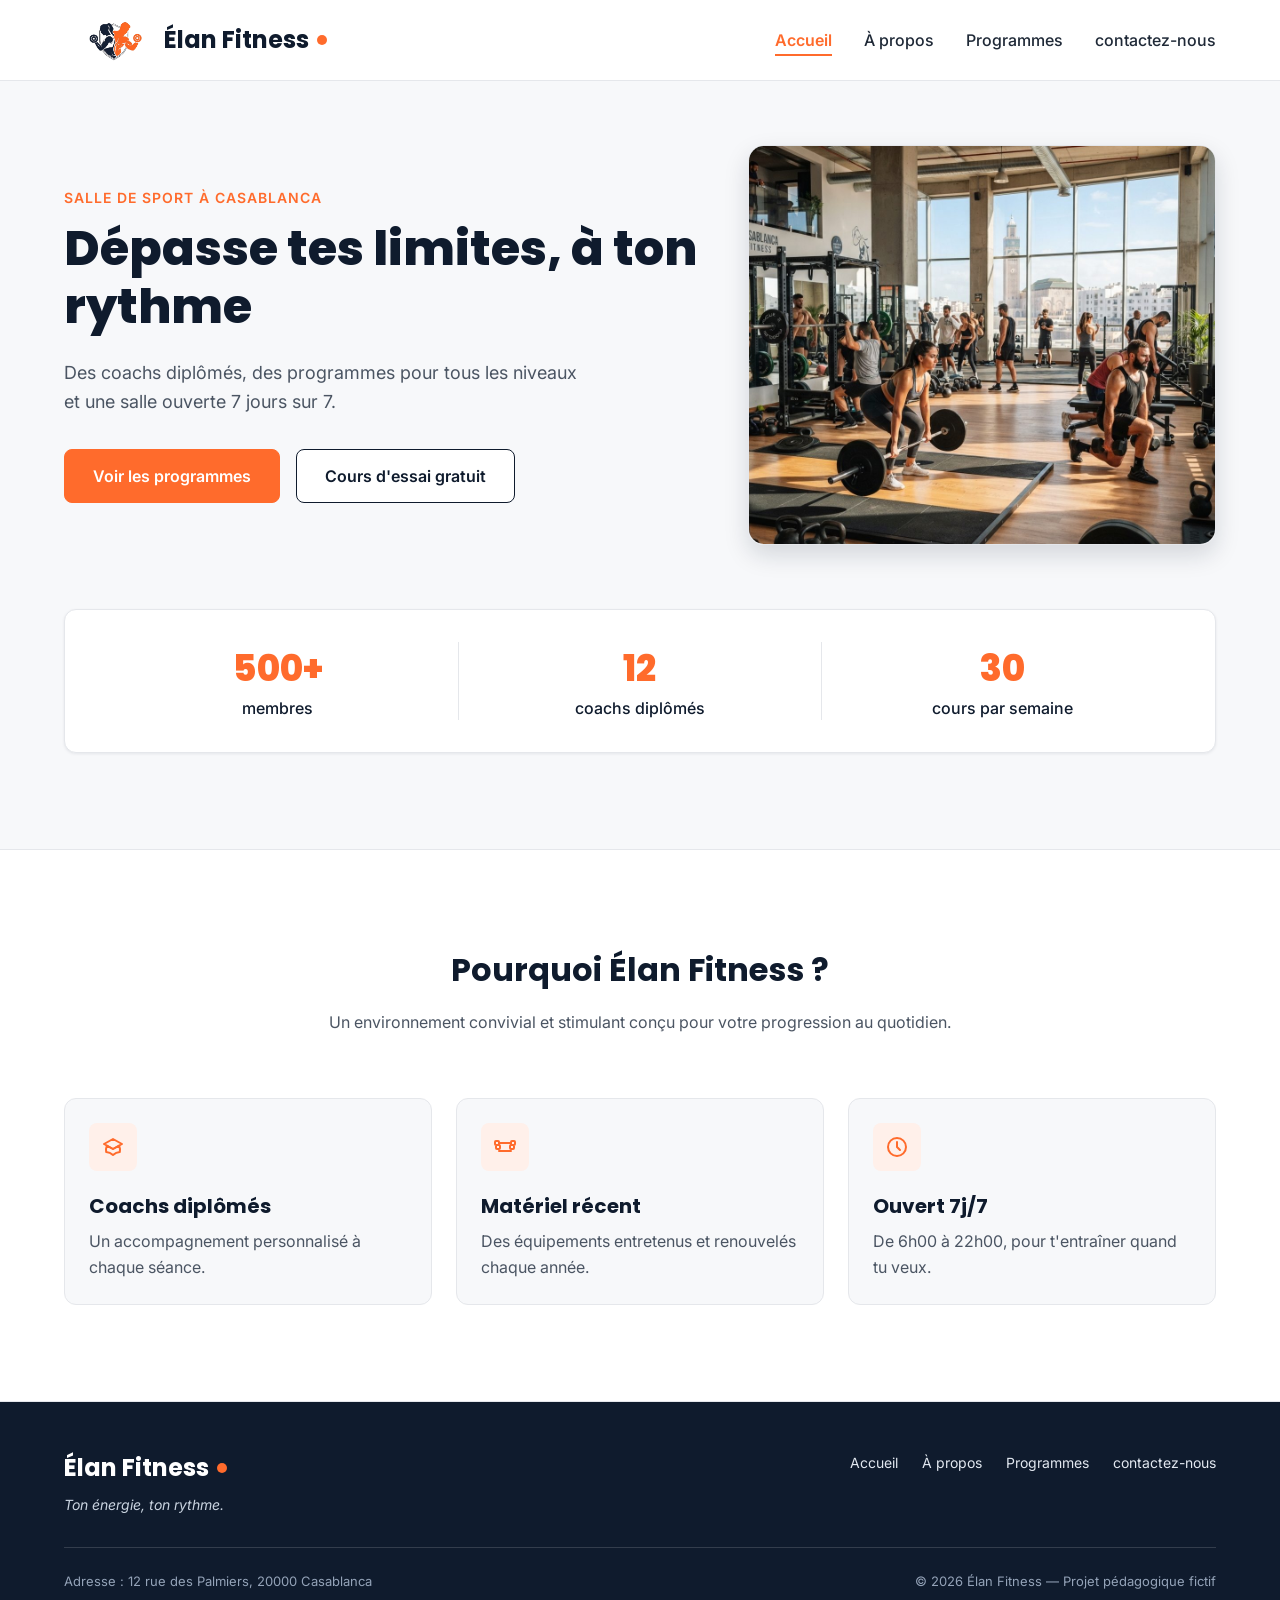
<file: index.html>
<!DOCTYPE html>
<html lang="fr">
<head>
  <meta charset="UTF-8">
  <meta name="viewport" content="width=device-width, initial-scale=1">
  <meta name="description" content="Élan Fitness, salle de sport à Casablanca : musculation, yoga, cardio et boxe fitness avec des coachs diplômés. Réservez votre cours d'essai gratuit.">
  <title>Élan Fitness | Salle de sport à Casablanca</title>

  <link rel="preconnect" href="https://fonts.googleapis.com">
  <link rel="preconnect" href="https://fonts.gstatic.com" crossorigin>
  <link href="https://fonts.googleapis.com/css2?family=Inter:wght@400;500;600&family=Poppins:wght@600;700;800&display=swap" rel="stylesheet">

  <link rel="stylesheet" href="style.css">

   <link rel="shortcut icon" href="img/logo.png" type="image/x-icon">

</head>

<body>

  <header class="en-tete">
    <div class="conteneur en-tete-contenu">
      
      <a href="index.html" class="logo"><img src="img/logo.png" id="logo" alt="logo">
        Élan Fitness</a>

      <nav aria-label="Navigation principale">
        <ul class="menu">
          <li><a href="index.html" class="lien-actif">Accueil</a></li>
          <li><a href="apropo.html">À propos</a></li>
          <li><a href="programms.html">Programmes</a></li>
          <li><a href="contact.html">contactez-nous</a></li>
        </ul>
      </nav>
    </div>
  </header>

  <main>

    <section id="accueil" class="hero">
      <div class="conteneur">

        <div class="hero-contenu">
          <div class="hero-texte">
            <p class="sur-titre">Salle de sport à Casablanca</p>
            <h1>Dépasse tes limites, à ton rythme</h1>
            <p class="hero-description">
              Des coachs diplômés, des programmes pour tous les niveaux et une salle ouverte 7 jours sur 7.
            </p>
            <div class="boutons">
              <a href="#programmes" class="bouton bouton-principal">Voir les programmes</a>
              <a href="#contact" class="bouton bouton-secondaire">Cours d'essai gratuit</a>
            </div>
          </div>

          <img class="hero-image" src="img/hero.jpg" alt="Des personnes s'entraînent dans une salle de sport lumineuse à Casablanca">
        </div>

        <div class="chiffres">
          <div class="chiffre">
            <p class="chiffre-nombre">500+</p>
            <p>membres</p>
          </div>
          <div class="chiffre">
            <p class="chiffre-nombre">12</p>
            <p>coachs diplômés</p>
          </div>
          <div class="chiffre">
            <p class="chiffre-nombre">30</p>
            <p>cours par semaine</p>
          </div>
        </div>

      </div>
    </section>

    <section class="section section-blanche">
      <div class="conteneur">

        <div class="section-titre">
          <h2>Pourquoi Élan Fitness ?</h2>
          <p>Un environnement convivial et stimulant conçu pour votre progression au quotidien.</p>
        </div>

        <div class="cartes">
          <article class="carte carte-avantage">
            <div class="icone"><img src="img/icone-coach.svg" alt=""></div>
            <h3>Coachs diplômés</h3>
            <p>Un accompagnement personnalisé à chaque séance.</p>
          </article>

          <article class="carte carte-avantage">
            <div class="icone"><img src="img/icone-materiel.svg" alt=""></div>
            <h3>Matériel récent</h3>
            <p>Des équipements entretenus et renouvelés chaque année.</p>
          </article>

          <article class="carte carte-avantage">
            <div class="icone"><img src="img/icone-horloge.svg" alt=""></div>
            <h3>Ouvert 7j/7</h3>
            <p>De 6h00 à 22h00, pour t'entraîner quand tu veux.</p>
          </article>
        </div>

      </div>
    </section>

    

    

  </main>

  <footer class="pied-de-page">
    <div class="conteneur">

      <div class="pied-haut">
        <div>
          <p class="logo logo-clair">Élan Fitness</p>
          <p class="slogan">Ton énergie, ton rythme.</p>
        </div>

        <nav aria-label="Navigation du pied de page">
          <ul class="menu menu-pied">
            <li><a href="index.html">Accueil</a></li>
            <li><a href="apropo.html">À propos</a></li>
            <li><a href="programms.html">Programmes</a></li>
             <li><a href="contact.html">contactez-nous</a></li>
          </ul>
        </nav>
      </div>

      <div class="pied-bas">
        <p>Adresse : 12 rue des Palmiers, 20000 Casablanca</p>
        <p>&copy; 2026 Élan Fitness — Projet pédagogique fictif</p>
      </div>

    </div>
  </footer>
</body>
</html>
</file>
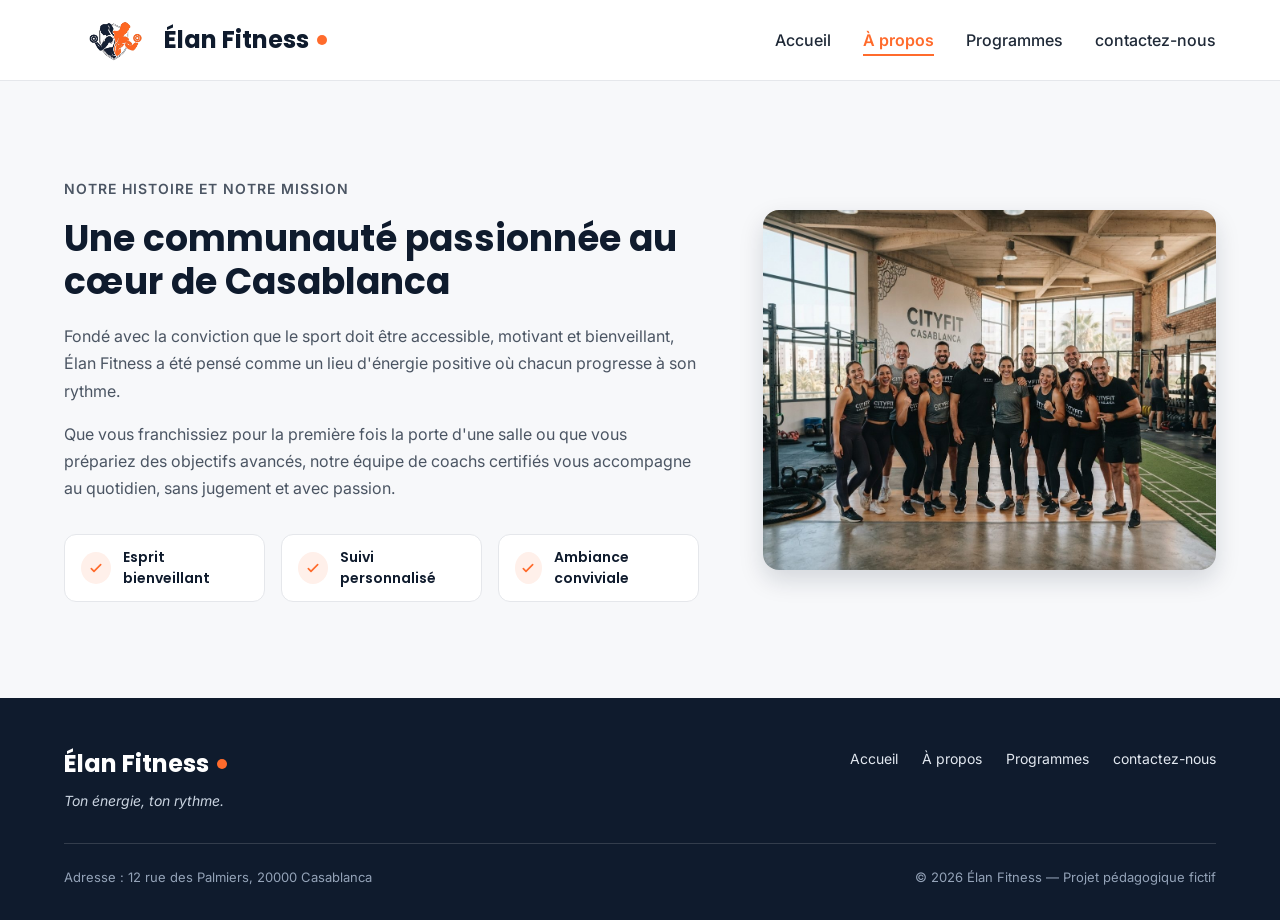
<file: apropo.html>
<!DOCTYPE html>
<html lang="en">
<head>
    <meta charset="UTF-8">
    <meta name="viewport" content="width=, initial-scale=1.0">
    <title>A propos</title>
    <link rel="preconnect" href="https://fonts.googleapis.com">
  <link rel="preconnect" href="https://fonts.gstatic.com" crossorigin>
  <link href="https://fonts.googleapis.com/css2?family=Inter:wght@400;500;600&family=Poppins:wght@600;700;800&display=swap" rel="stylesheet">

  <link rel="stylesheet" href="style.css">
<link rel="shortcut icon" href="img/logo.png" type="image/x-icon">
</head>
<body>
    <header class="en-tete">
    <div class="conteneur en-tete-contenu">
     <a href="index.html" class="logo"><img src="img/logo.png" id="logo" alt="logo">
        Élan Fitness</a>

      <nav aria-label="Navigation principale">
        <ul class="menu">
          <li><a href="index.html" >Accueil</a></li>
          <li><a href="apropo.html" class="lien-actif">À propos</a></li>
          <li><a href="programms.html">Programmes</a></li>
           <li><a href="contact.html">contactez-nous</a></li>
        </ul>
      </nav>
    </div>
  </header>

    <section id="a-propos" class="section">
      <div class="conteneur apropos-contenu">

        <div class="apropos-texte">
          <p class="sur-titre">Notre histoire et notre mission</p>
          <h2>Une communauté passionnée au cœur de Casablanca</h2>
          <p>
            Fondé avec la conviction que le sport doit être accessible, motivant et bienveillant,
            Élan Fitness a été pensé comme un lieu d'énergie positive où chacun progresse à son rythme.
          </p>
          <p>
            Que vous franchissiez pour la première fois la porte d'une salle ou que vous prépariez des
            objectifs avancés, notre équipe de coachs certifiés vous accompagne au quotidien, sans
            jugement et avec passion.
          </p>

          <ul class="valeurs">
            <li class="valeur">
              <div class="icone icone-petite"><img src="img/icone-check.svg" alt=""></div>
              <span>Esprit bienveillant</span>
            </li>
            <li class="valeur">
              <div class="icone icone-petite"><img src="img/icone-check.svg" alt=""></div>
              <span>Suivi personnalisé</span>
            </li>
            <li class="valeur">
              <div class="icone icone-petite"><img src="img/icone-check.svg" alt=""></div>
              <span>Ambiance conviviale</span>
            </li>
          </ul>
        </div>

        <img class="apropos-image" src="img/equipe.jpg" alt="L'équipe de coachs d'Élan Fitness réunie dans la salle">

      </div>
    </section>
    <footer class="pied-de-page">
    <div class="conteneur">

      <div class="pied-haut">
        <div>
          <p class="logo logo-clair">Élan Fitness</p>
          <p class="slogan">Ton énergie, ton rythme.</p>
        </div>

        <nav aria-label="Navigation du pied de page">
          <ul class="menu menu-pied">
            <li><a href="index.html">Accueil</a></li>
            <li><a href="apropo.html">À propos</a></li>
            <li><a href="programms.html">Programmes</a></li>
             <li><a href="contact.html">contactez-nous</a></li>
          </ul>
        </nav>
      </div>

      <div class="pied-bas">
        <p>Adresse : 12 rue des Palmiers, 20000 Casablanca</p>
        <p>&copy; 2026 Élan Fitness — Projet pédagogique fictif</p>
      </div>

    </div>
  </footer>

</body>
</html>
</file>
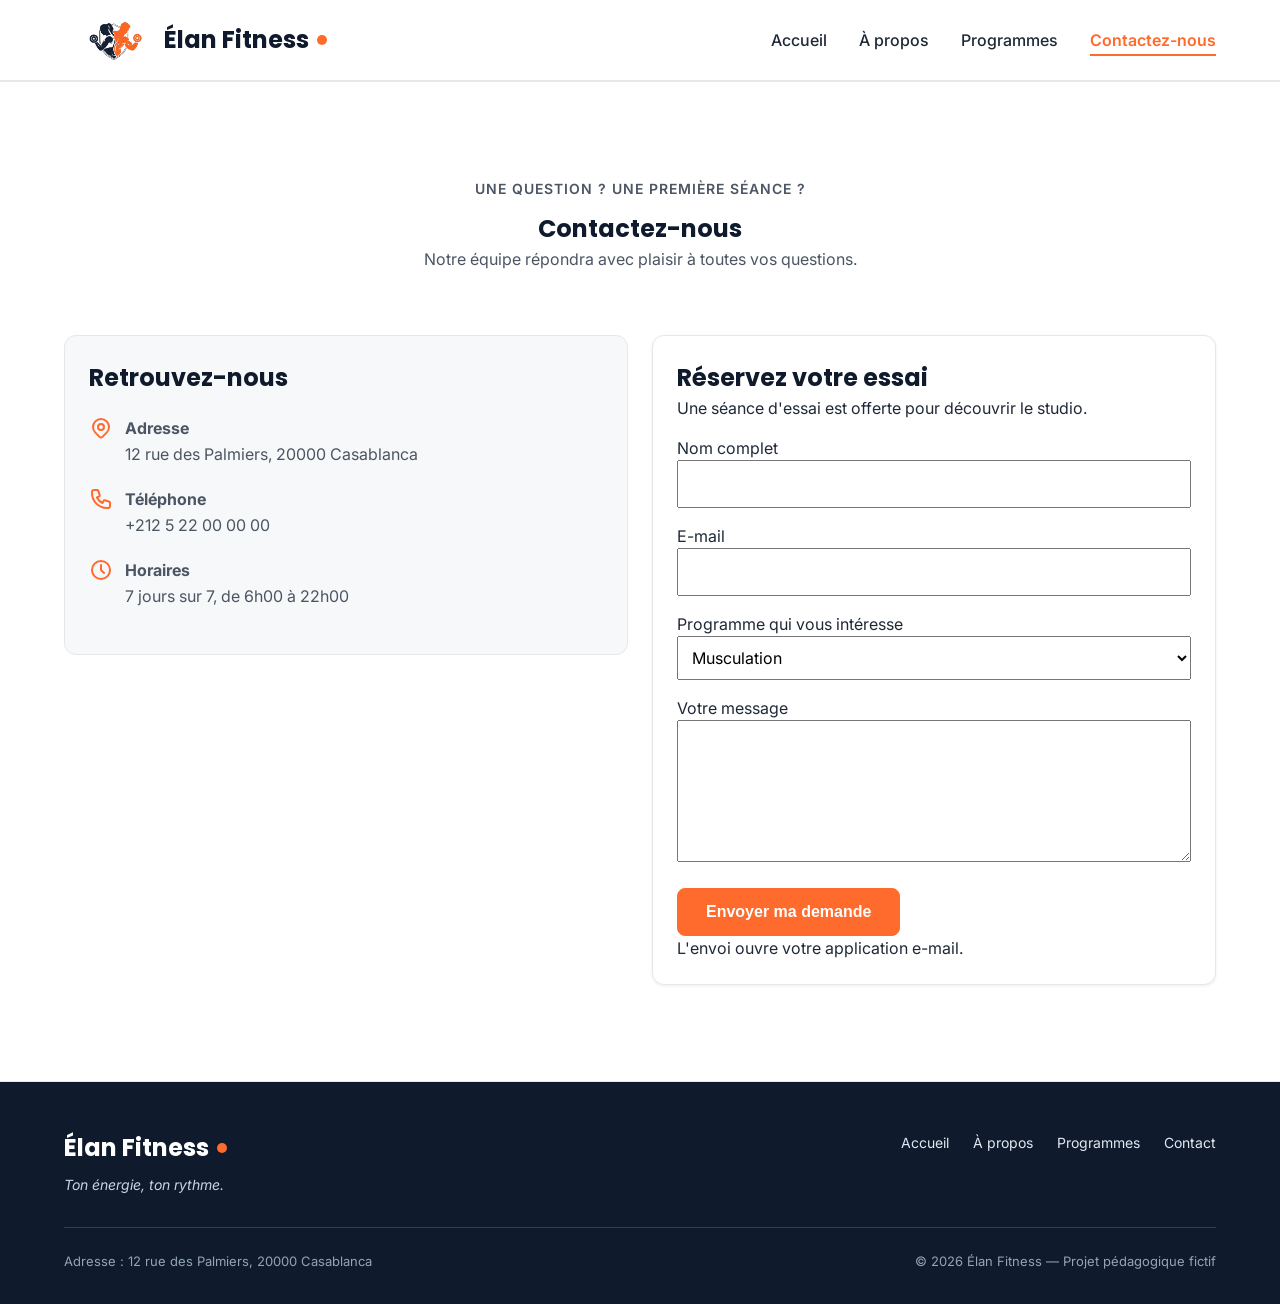
<file: contact.html>
<!DOCTYPE html>
<html lang="fr">
<head>
  <meta charset="UTF-8">
  <meta name="viewport" content="width=device-width, initial-scale=1">
  <meta name="description" content="Contactez Élan Fitness à Casablanca pour réserver un cours d'essai gratuit ou obtenir des informations.">
  <title>Contact | Élan Fitness</title>
  <link rel="preconnect" href="https://fonts.googleapis.com">
  <link rel="preconnect" href="https://fonts.gstatic.com" crossorigin>
  <link href="https://fonts.googleapis.com/css2?family=Inter:wght@400;500;600&family=Poppins:wght@600;700;800&display=swap" rel="stylesheet">
  <link rel="stylesheet" href="style.css">
<link rel="shortcut icon" href="img/logo.png" type="image/x-icon">
</head>
<body>

  <header class="en-tete">
    <div class="conteneur en-tete-contenu">
      <a href="index.html" class="logo"><img src="img/logo.png" id="logo" alt="logo">
        Élan Fitness</a>

      <nav aria-label="Navigation principale">
        <ul class="menu">
          <li><a href="index.html">Accueil</a></li>
          <li><a href="apropo.html">À propos</a></li>
          <li><a href="programms.html">Programmes</a></li>
          <li><a href="contact.html" class="lien-actif" aria-current="page">Contactez-nous</a></li>
        </ul>
      </nav>
    </div>
  </header>

  <main id="contenu">
    <section class="section section-blanche">
      <div class="conteneur">
        <div class="section-titre">
          <p class="sur-titre">Une question ? Une première séance ?</p>
          <h1>Contactez-nous</h1>
          <p>Notre équipe répondra avec plaisir à toutes vos questions.</p>
        </div>

        <div class="cartes contact-contenu">
          <section class="carte carte-avantage contact-infos">
            <h2>Retrouvez-nous</h2>
            <div class="contact-ligne">
              <img src="img/icone-pin.svg" alt="">
              <p><strong>Adresse</strong><br>12 rue des Palmiers, 20000 Casablanca</p>
            </div>
            <div class="contact-ligne">
              <img src="img/icone-telephone.svg" alt="">
              <p><strong>Téléphone</strong><br><a href="tel:+212522000000">+212 5 22 00 00 00</a></p>
            </div>
            <div class="contact-ligne">
              <img src="img/icone-horloge.svg" alt="">
              <p><strong>Horaires</strong><br>7 jours sur 7, de 6h00 à 22h00</p>
            </div>
          </section>

          <form class="carte formulaire-contact" method="post">
            <h2>Réservez votre essai</h2>
            <p>Une séance d'essai est offerte pour découvrir le studio.</p>

            <label for="nom">Nom complet</label>
            <input id="nom" name="nom" required autocomplete="name">

            <label for="email">E-mail</label>
            <input id="email" name="email" type="email" required autocomplete="email">

            <label for="programme">Programme qui vous intéresse</label>
            <select id="programme" name="programme">
              <option>Musculation</option>
              <option>Yoga</option>
              <option>Cardio training</option>
              <option>Boxe fitness</option>
              <option>Je ne sais pas encore</option>
            </select>

            <label for="message">Votre message</label>
            <textarea id="message" name="message" rows="5"></textarea>

            <button type="submit" class="bouton bouton-principal">Envoyer ma demande</button>
            <p>L'envoi ouvre votre application e-mail.</p>
          </form>
        </div>
      </div>
    </section>
  </main>

  <footer class="pied-de-page">
    <div class="conteneur">
      <div class="pied-haut">
        <div>
          <p class="logo logo-clair">Élan Fitness</p>
          <p class="slogan">Ton énergie, ton rythme.</p>
        </div>
        <nav aria-label="Navigation du pied de page">
          <ul class="menu menu-pied">
            <li><a href="index.html">Accueil</a></li>
            <li><a href="apropo.html">À propos</a></li>
            <li><a href="programms.html">Programmes</a></li>
            <li><a href="contact.html">Contact</a></li>
          </ul>
        </nav>
      </div>
      <div class="pied-bas">
        <p>Adresse : 12 rue des Palmiers, 20000 Casablanca</p>
        <p>© 2026 Élan Fitness — Projet pédagogique fictif</p>
      </div>
    </div>
  </footer>
</body>
</html>
</file>
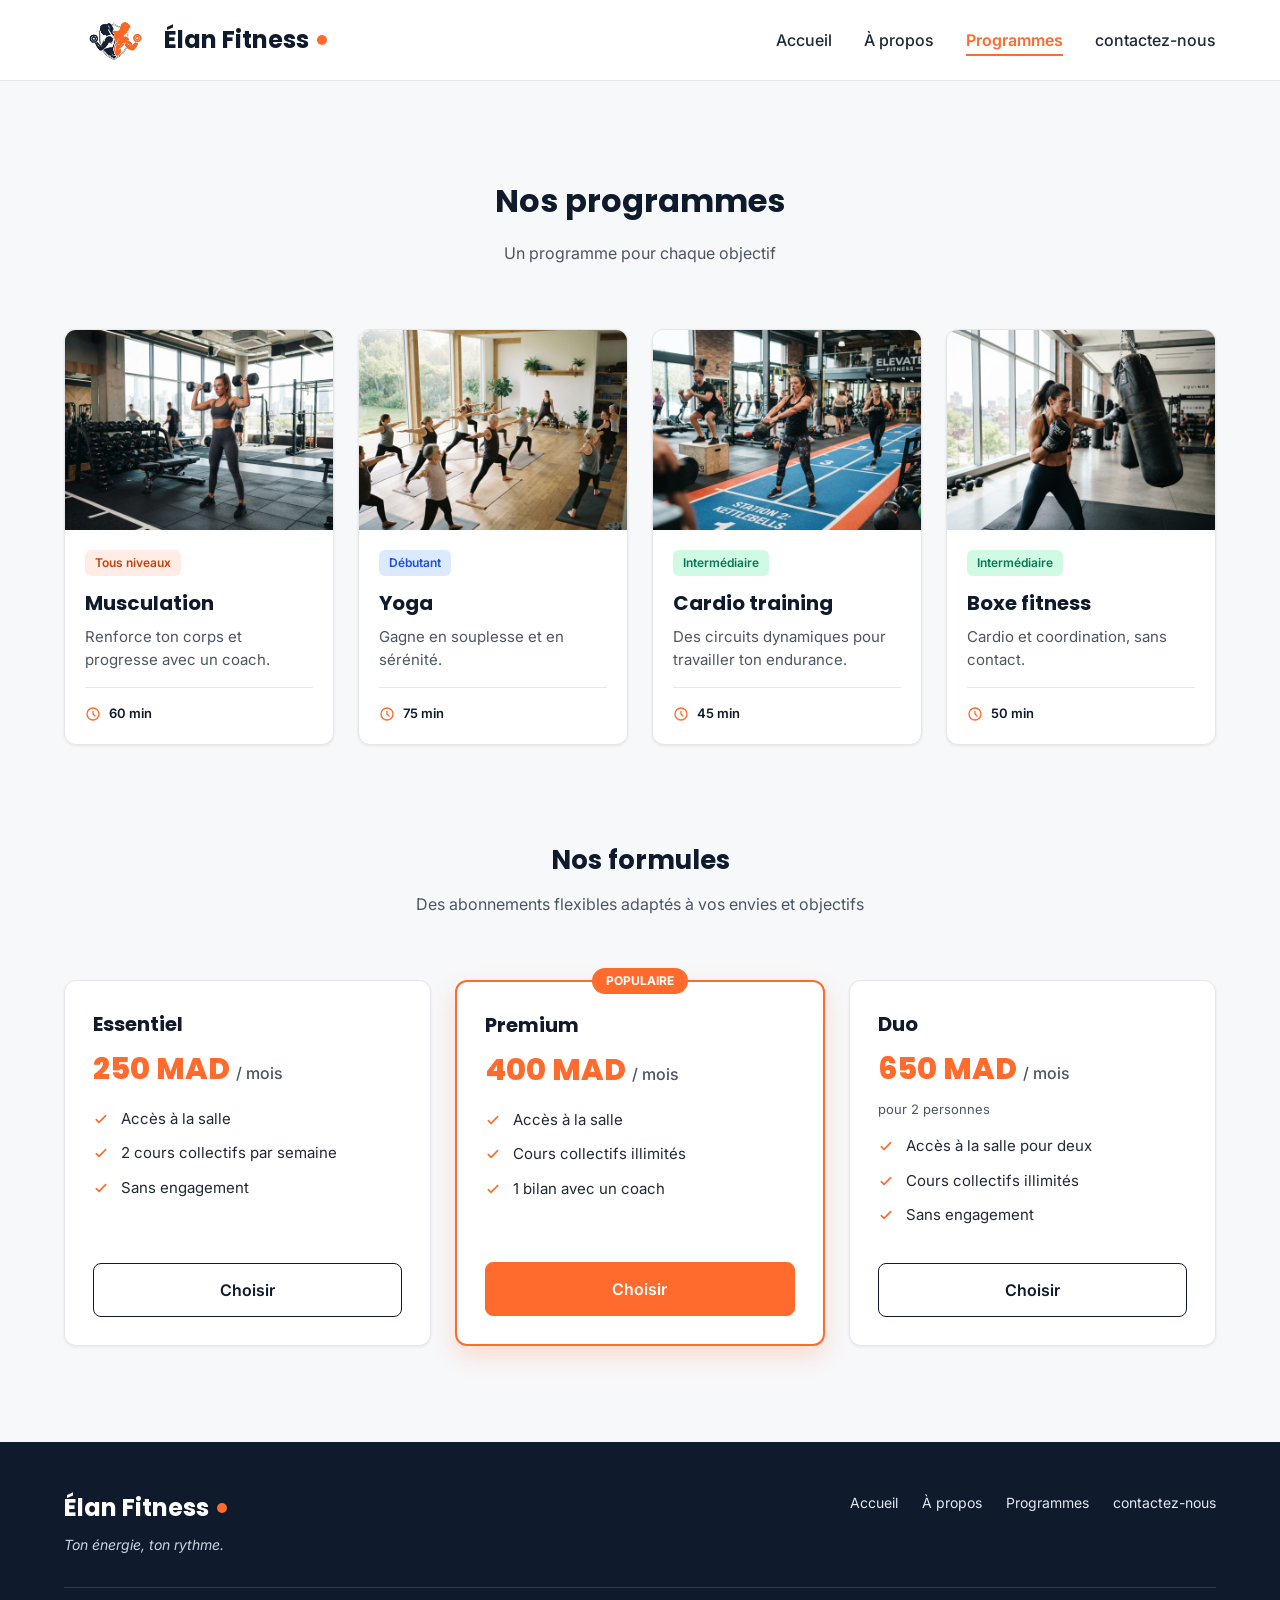
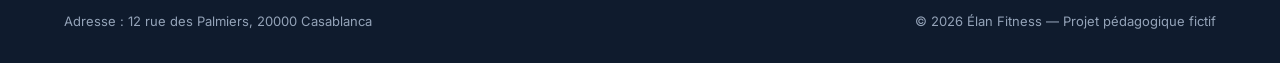
<file: programms.html>
<!DOCTYPE html>
<html lang="en">
<head>
    <meta charset="UTF-8">
    <meta name="viewport" content="width=device-width, initial-scale=1.0">
    <title>Programmes</title>
    <link rel="preconnect" href="https://fonts.googleapis.com">
  <link rel="preconnect" href="https://fonts.gstatic.com" crossorigin>
  <link href="https://fonts.googleapis.com/css2?family=Inter:wght@400;500;600&family=Poppins:wght@600;700;800&display=swap" rel="stylesheet">

  <link rel="stylesheet" href="style.css">
<link rel="shortcut icon" href="img/logo.png" type="image/x-icon">
</head>
<body>
    <header class="en-tete">
    <div class="conteneur en-tete-contenu">
      <a href="index.html" class="logo"><img src="img/logo.png" id="logo" alt="logo">
        Élan Fitness</a>

      <nav aria-label="Navigation principale">
        <ul class="menu">
          <li><a href="index.html" >Accueil</a></li>
          <li><a href="apropo.html">À propos</a></li>
          <li><a href="programms.html" class="lien-actif">Programmes</a></li>
           <li><a href="contact.html">contactez-nous</a></li>
        </ul>
      </nav>
    </div>
  </header>
    <section id="programmes" class="section">
      <div class="conteneur">

        <div class="section-titre">
          <h2>Nos programmes</h2>
          <p>Un programme pour chaque objectif</p>
        </div>

        <div class="cartes">

          <article class="carte carte-programme">
            <img src="img/musculation.jpg" alt="Une sportive soulève des haltères dans l'espace musculation">
            <div class="programme-corps">
              <span class="etiquette etiquette-orange">Tous niveaux</span>
              <h3>Musculation</h3>
              <p>Renforce ton corps et progresse avec un coach.</p>
              <p class="duree"><img src="img/icone-duree.svg" alt="">60 min</p>
            </div>
          </article>

          <article class="carte carte-programme">
            <img src="img/yoga.jpg" alt="Un groupe pratique le yoga sur des tapis dans une salle lumineuse">
            <div class="programme-corps">
              <span class="etiquette etiquette-bleue">Débutant</span>
              <h3>Yoga</h3>
              <p>Gagne en souplesse et en sérénité.</p>
              <p class="duree"><img src="img/icone-duree.svg" alt="">75 min</p>
            </div>
          </article>

          <article class="carte carte-programme">
            <img src="img/cardio.jpg" alt="Des sportifs suivent un circuit de cardio training avec des kettlebells">
            <div class="programme-corps">
              <span class="etiquette etiquette-verte">Intermédiaire</span>
              <h3>Cardio training</h3>
              <p>Des circuits dynamiques pour travailler ton endurance.</p>
              <p class="duree"><img src="img/icone-duree.svg" alt="">45 min</p>
            </div>
          </article>

          <article class="carte carte-programme">
            <img src="img/boxe.jpg" alt="Une sportive frappe un sac de frappe pendant un cours de boxe fitness">
            <div class="programme-corps">
              <span class="etiquette etiquette-verte">Intermédiaire</span>
              <h3>Boxe fitness</h3>
              <p>Cardio et coordination, sans contact.</p>
              <p class="duree"><img src="img/icone-duree.svg" alt="">50 min</p>
            </div>
          </article>

        </div>

        <div class="formules">

          <div class="section-titre">
            <h3>Nos formules</h3>
            <p>Des abonnements flexibles adaptés à vos envies et objectifs</p>
          </div>

          <div class="cartes">

            <article class="carte formule">
              <h4>Essentiel</h4>
              <p class="prix">250 MAD <span>/ mois</span></p>
              <ul class="formule-liste">
                <li>Accès à la salle</li>
                <li>2 cours collectifs par semaine</li>
                <li>Sans engagement</li>
              </ul>
              <a href="#contact" class="bouton bouton-secondaire">Choisir</a>
            </article>

            <article class="carte formule formule-populaire">
              <p class="badge-populaire">Populaire</p>
              <h4>Premium</h4>
              <p class="prix">400 MAD <span>/ mois</span></p>
              <ul class="formule-liste">
                <li>Accès à la salle</li>
                <li>Cours collectifs illimités</li>
                <li>1 bilan avec un coach</li>
              </ul>
              <a href="#contact" class="bouton bouton-principal">Choisir</a>
            </article>

            <article class="carte formule">
              <h4>Duo</h4>
              <p class="prix">650 MAD <span>/ mois</span></p>
              <p class="prix-note">pour 2 personnes</p>
              <ul class="formule-liste">
                <li>Accès à la salle pour deux</li>
                <li>Cours collectifs illimités</li>
                <li>Sans engagement</li>
              </ul>
              <a href="#contact" class="bouton bouton-secondaire">Choisir</a>
            </article>

          </div>
        </div>

      </div>
    </section>
    <footer class="pied-de-page">
    <div class="conteneur">

      <div class="pied-haut">
        <div>
          <p class="logo logo-clair">Élan Fitness</p>
          <p class="slogan">Ton énergie, ton rythme.</p>
        </div>

        <nav aria-label="Navigation du pied de page">
          <ul class="menu menu-pied">
            <li><a href="index.html">Accueil</a></li>
            <li><a href="apropo.html">À propos</a></li>
            <li><a href="programms.html">Programmes</a></li>
             <li><a href="contact.html">contactez-nous</a></li>
          </ul>
        </nav>
      </div>

      <div class="pied-bas">
        <p>Adresse : 12 rue des Palmiers, 20000 Casablanca</p>
        <p>&copy; 2026 Élan Fitness — Projet pédagogique fictif</p>
      </div>

    </div>
  </footer>

</body>
</html>
</file>
<file: style.css>
* {
  box-sizing: border-box;
  margin: 0;
  padding: 0;
}

html {
  scroll-behavior: smooth;
}

body {
  font-family: 'Inter', Arial, sans-serif;
  font-size: 16px;
  line-height: 1.5;
  color: #1F2937;
  background-color: #F7F8FA;
}

h1, h2, h3, h4 {
  font-family: 'Poppins', Arial, sans-serif;
  color: #0F1B2D;
}

a {
  color: inherit;
  text-decoration: none;
}

ul {
  list-style: none;
}

img {
  display: block;
  max-width: 100%;
}

a:focus-visible,
button:focus-visible {
  outline: 3px solid #FF6B2C;
  outline-offset: 2px;
}

.conteneur {
  width: 100%;
  max-width: 1200px;
  margin: 0 auto;
  padding: 0 24px;
}

.section {
  padding: 96px 0;
}

.section-blanche {
  background-color: #FFFFFF;
  border-top: 1px solid #E5E7EB;
  border-bottom: 1px solid #E5E7EB;
}

.section-titre {
  max-width: 640px;
  margin: 0 auto 64px;
  text-align: center;
}

.section-titre h2 {
  font-size: 32px;
  margin-bottom: 16px;
}

.section-titre h3 {
  font-size: 26px;
  margin-bottom: 12px;
}

.section-titre p {
  color: #4B5563;
}

.sur-titre {
  font-size: 14px;
  font-weight: 600;
  color: #FF6B2C;
  text-transform: uppercase;
  letter-spacing: 1px;
  margin-bottom: 12px;
}

.bouton {
  display: inline-block;
  padding: 14px 28px;
  border-radius: 8px;
  font-size: 16px;
  font-weight: 600;
  text-align: center;
  cursor: pointer;
}

.bouton-principal {
  background-color: #FF6B2C;
  border: 1px solid #FF6B2C;
  color: #FFFFFF;
}

.bouton-principal:hover {
  background-color: #F05817;
}

.bouton-secondaire {
  background-color: #FFFFFF;
  border: 1px solid #0F1B2D;
  color: #0F1B2D;
}

.bouton-secondaire:hover {
  background-color: #F3F4F6;
}

.cartes {
  display: flex;
  gap: 24px;
}

.carte {
  flex: 1;
  background-color: #FFFFFF;
  border: 1px solid #E5E7EB;
  border-radius: 12px;
  box-shadow: 0 1px 3px rgba(15, 27, 45, 0.08);
}

.icone {
  width: 48px;
  height: 48px;
  background-color: #FFF0EA;
  border-radius: 8px;
  display: flex;
  align-items: center;
  justify-content: center;
}

.icone img {
  width: 24px;
  height: 24px;
}

.icone-petite {
  width: 32px;
  height: 32px;
  border-radius: 50%;
}

.icone-petite img {
  width: 16px;
  height: 16px;
}

.en-tete {
  position: sticky;
  top: 0;
  z-index: 10;
  background-color: #FFFFFF;
  border-bottom: 1px solid #E5E7EB;
}

.en-tete-contenu {
  height: 80px;
  display: flex;
  align-items: center;
  justify-content: space-between;
}

.logo {
  display: flex;
  align-items: center;
  font-family: 'Poppins', Arial, sans-serif;
  font-size: 24px;
  font-weight: 700;
  color: #0F1B2D;
  
}

.logo::after {
  content: "";
  width: 10px;
  height: 10px;
  margin-left: 8px;
  background-color: #FF6B2C;
  border-radius: 50%;
}

.menu {
  display: flex;
  gap: 32px;
}

.menu a {
  font-weight: 500;
  padding-bottom: 4px;
  border-bottom: 2px solid transparent;
}

.menu a:hover {
  color: #FF6B2C;
}

.menu .lien-actif {
  color: #FF6B2C;
  font-weight: 600;
  border-bottom-color: #FF6B2C;
}

.hero {
  padding: 64px 0 96px;
}

.hero-contenu {
  display: flex;
  align-items: center;
  gap: 32px;
}

.hero-texte {
  flex: 7;
}

.hero-texte h1 {
  font-size: 48px;
  font-weight: 800;
  line-height: 1.2;
  margin-bottom: 24px;
}

.hero-description {
  max-width: 520px;
  font-size: 18px;
  line-height: 1.6;
  color: #4B5563;
  margin-bottom: 32px;
}

.boutons {
  display: flex;
  flex-wrap: wrap;
  gap: 16px;
}

.hero-image {
  flex: 5;
  min-width: 0;
  height: 400px;
  object-fit: cover;
  border-radius: 16px;
  border: 1px solid #E5E7EB;
  box-shadow: 0 10px 25px rgba(15, 27, 45, 0.15);
}

.chiffres {
  display: flex;
  margin-top: 64px;
  padding: 32px;
  background-color: #FFFFFF;
  border: 1px solid #E5E7EB;
  border-radius: 12px;
  box-shadow: 0 1px 3px rgba(15, 27, 45, 0.08);
}

.chiffre {
  flex: 1;
  text-align: center;
  font-weight: 500;
  color: #0F1B2D;
}

.chiffre + .chiffre {
  border-left: 1px solid #E5E7EB;
}

.chiffre-nombre {
  font-family: 'Poppins', Arial, sans-serif;
  font-size: 36px;
  font-weight: 800;
  color: #FF6B2C;
}

.carte-avantage {
  padding: 24px;
  background-color: #F7F8FA;
  box-shadow: none;
}

.carte-avantage .icone {
  margin-bottom: 20px;
}

.carte-avantage h3 {
  font-size: 20px;
  margin-bottom: 8px;
}

.carte-avantage p {
  color: #4B5563;
  line-height: 1.6;
}

.apropos-contenu {
  display: flex;
  align-items: center;
  gap: 64px;
}

.apropos-texte {
  flex: 7;
}

.apropos-texte h2 {
  font-size: 36px;
  line-height: 1.2;
  margin-bottom: 20px;
}

.apropos-texte p {
  color: #4B5563;
  line-height: 1.7;
  margin-bottom: 16px;
}

.valeurs {
  display: flex;
  gap: 16px;
  margin-top: 32px;
}

.valeur {
  flex: 1;
  display: flex;
  align-items: center;
  gap: 12px;
  padding: 12px 16px;
  background-color: #FFFFFF;
  border: 1px solid #E5E7EB;
  border-radius: 12px;
  font-family: 'Poppins', Arial, sans-serif;
  font-size: 14px;
  font-weight: 600;
  color: #0F1B2D;
}

.apropos-image {
  flex: 5;
  min-width: 0;
  height: 360px;
  object-fit: cover;
  border-radius: 16px;
  box-shadow: 0 10px 25px rgba(15, 27, 45, 0.15);
}

.carte-programme {
  display: flex;
  flex-direction: column;
  overflow: hidden;
}

.carte-programme > img {
  width: 100%;
  height: 200px;
  object-fit: cover;
}

.programme-corps {
  flex: 1;
  display: flex;
  flex-direction: column;
  padding: 20px;
}

.programme-corps h3 {
  font-size: 20px;
  margin-bottom: 8px;
}

.programme-corps p {
  font-size: 15px;
  color: #4B5563;
}

.etiquette {
  align-self: flex-start;
  padding: 4px 10px;
  margin-bottom: 12px;
  border-radius: 6px;
  font-size: 12px;
  font-weight: 600;
}

.etiquette-orange {
  background-color: #FFEDE5;
  color: #C2410C;
}

.etiquette-bleue {
  background-color: #DBEAFE;
  color: #1D4ED8;
}

.etiquette-verte {
  background-color: #D1FAE5;
  color: #047857;
}

.programme-corps .duree {
  display: flex;
  align-items: center;
  gap: 8px;
  margin-top: auto;
  padding-top: 16px;
  border-top: 1px solid #E5E7EB;
  font-size: 13px;
  font-weight: 600;
  color: #0F1B2D;
}

.programme-corps h3 + p {
  margin-bottom: 16px;
}

.duree img {
  width: 16px;
  height: 16px;
}

.formules {
  margin-top: 96px;
}

.formule {
  position: relative;
  display: flex;
  flex-direction: column;
  padding: 28px;
}

.formule h4 {
  font-size: 20px;
}

.prix {
  margin: 8px 0 16px;
  font-family: 'Poppins', Arial, sans-serif;
  font-size: 30px;
  font-weight: 800;
  color: #FF6B2C;
}

.prix span {
  font-family: 'Inter', Arial, sans-serif;
  font-size: 16px;
  font-weight: 500;
  color: #4B5563;
}

.prix-note {
  margin: -8px 0 16px;
  font-size: 13px;
  color: #4B5563;
}

.formule-liste {
  flex: 1;
  margin-bottom: 24px;
}

.formule-liste li {
  padding-left: 28px;
  margin-bottom: 12px;
  font-size: 15px;
  background-image: url('img/icone-check.svg');
  background-repeat: no-repeat;
  background-position: left center;
  background-size: 16px;
}

.formule .bouton {
  display: block;
}

.formule-populaire {
  border: 2px solid #FF6B2C;
  box-shadow: 0 10px 25px rgba(255, 107, 44, 0.2);
}

.badge-populaire {
  position: absolute;
  top: -14px;
  left: 50%;
  transform: translateX(-50%);
  padding: 4px 14px;
  background-color: #FF6B2C;
  border-radius: 999px;
  font-size: 12px;
  font-weight: 700;
  text-transform: uppercase;
  color: #FFFFFF;
}

.pied-de-page {
  padding: 48px 0 32px;
  background-color: #0F1B2D;
  color: #FFFFFF;
}

.pied-haut {
  display: flex;
  justify-content: space-between;
  align-items: flex-start;
  padding-bottom: 32px;
  border-bottom: 1px solid rgba(255, 255, 255, 0.15);
}

.logo-clair {
  color: #FFFFFF;
}

.slogan {
  margin-top: 8px;
  font-size: 14px;
  font-style: italic;
  color: #CBD5E1;
}

.menu-pied {
  gap: 24px;
}

.menu-pied a {
  font-size: 14px;
  font-weight: 400;
  color: #E2E8F0;
}

.pied-bas {
  display: flex;
  justify-content: space-between;
  margin-top: 24px;
  font-size: 13px;
  color: #94A3B8;
}
.contact-contenu { 
  align-items: flex-start; 
}
.contact-infos, .formulaire-contact { 
  padding: 24px; 
}
.contact-ligne { 
  display: flex;
  gap: 12px;
   margin: 20px 0;
}
.contact-ligne img {
  width: 24px;
  height: 24px;
}
.formulaire-contact label {
  display: block;
  margin-top: 16px;
}
.formulaire-contact input, .formulaire-contact select, .formulaire-contact textarea {
  width: 100%; 
  padding: 10px; 
  font: inherit;
}
.formulaire-contact button { 
  margin-top: 20px; 
} 
#logo{
  width: 100px;
}



@media (max-width: 992px) {
  .conteneur {
    padding-left: 20px;
    padding-right: 20px;
  }

  .menu {
    gap: 18px;
  }

  .hero-contenu,
  .apropos-contenu {
    gap: 28px;
  }

  .hero-texte h1 {
    font-size: 40px;
  }

  .apropos-texte h2 {
    font-size: 30px;
  }

  .cartes {
    flex-wrap: wrap;
  }

  .cartes > .carte {
    flex: 1 1 calc(50% - 24px);
    min-width: 240px;
  }

  .valeurs {
    flex-wrap: wrap;
  }

  .valeur {
    min-width: 180px;
  }
}

/* Téléphones et petites tablettes */
@media (max-width: 768px) {
  .section {
    padding: 56px 0;
  }

  .section-titre {
    margin-bottom: 36px;
  }

  .section-titre h2 {
    font-size: 28px;
  }

  /* En-tête et navigation */
  .en-tete-contenu {
    height: auto;
    min-height: 80px;
    padding-top: 14px;
    padding-bottom: 14px;
    flex-direction: column;
    justify-content: center;
    gap: 14px;
  }

  .logo {
    font-size: 22px;
  }

  #logo {
    width: 72px;
  }

  .menu {
    justify-content: center;
    flex-wrap: wrap;
    gap: 10px 18px;
  }

  .menu a {
    font-size: 14px;
  }

  /* Accueil */
  .hero {
    padding: 44px 0 56px;
  }

  .hero-contenu,
  .apropos-contenu {
    flex-direction: column;
    align-items: stretch;
  }

  .hero-texte h1 {
    font-size: clamp(32px, 7vw, 40px);
  }

  .hero-description {
    font-size: 16px;
  }

  .hero-image,
  .apropos-image {
    width: 100%;
    height: 280px;
  }

  .boutons {
    flex-direction: column;
    align-items: stretch;
  }

  .boutons .bouton {
    width: 100%;
  }

  .chiffres {
    margin-top: 36px;
    padding: 20px 10px;
    flex-wrap: wrap;
    gap: 18px 0;
  }

  .chiffre {
    flex: 1 1 33%;
    min-width: 90px;
    padding: 0 8px;
  }

  .chiffre-nombre {
    font-size: 28px;
  }

  .chiffre + .chiffre {
    border-left: 0;
  }

  /* Cartes et valeurs */
  .cartes {
    flex-direction: column;
    gap: 18px;
  }

  .cartes > .carte {
    width: 100%;
    min-width: 0;
  }

  .valeurs {
    flex-direction: column;
  }

  .valeur {
    width: 100%;
  }

  /* Programmes et abonnements */
  .formules {
    margin-top: 60px;
  }

  .formule {
    padding: 24px;
  }

  .prix {
    font-size: 27px;
  }

  /* Contact */
  .contact-infos,
  .formulaire-contact {
    padding: 20px;
  }

  .formulaire-contact button {
    width: 100%;
  }

  /* Pied de page */
  .pied-haut,
  .pied-bas {
    flex-direction: column;
    gap: 20px;
  }

  .menu-pied {
    justify-content: flex-start;
    gap: 12px 18px;
  }

  .pied-bas {
    font-size: 12px;
  }
}

/* Très petits téléphones */
@media (max-width: 420px) {
  .conteneur {
    padding-left: 14px;
    padding-right: 14px;
  }

  .logo {
    font-size: 19px;
  }

  #logo {
    width: 58px;
  }

  .menu {
    gap: 8px 12px;
  }

  .menu a {
    font-size: 13px;
  }

  .hero-texte h1 {
    font-size: 30px;
  }

  .section-titre h2 {
    font-size: 25px;
  }

  .hero-image,
  .apropos-image {
    height: 220px;
  }

  .chiffres {
    padding: 16px 6px;
  }

  .chiffre {
    min-width: 80px;
  }

  .chiffre-nombre {
    font-size: 24px;
  }

  .carte-programme > img {
    height: 180px;
  }

  .formule {
    padding: 20px 16px;
  }
}
</file>
